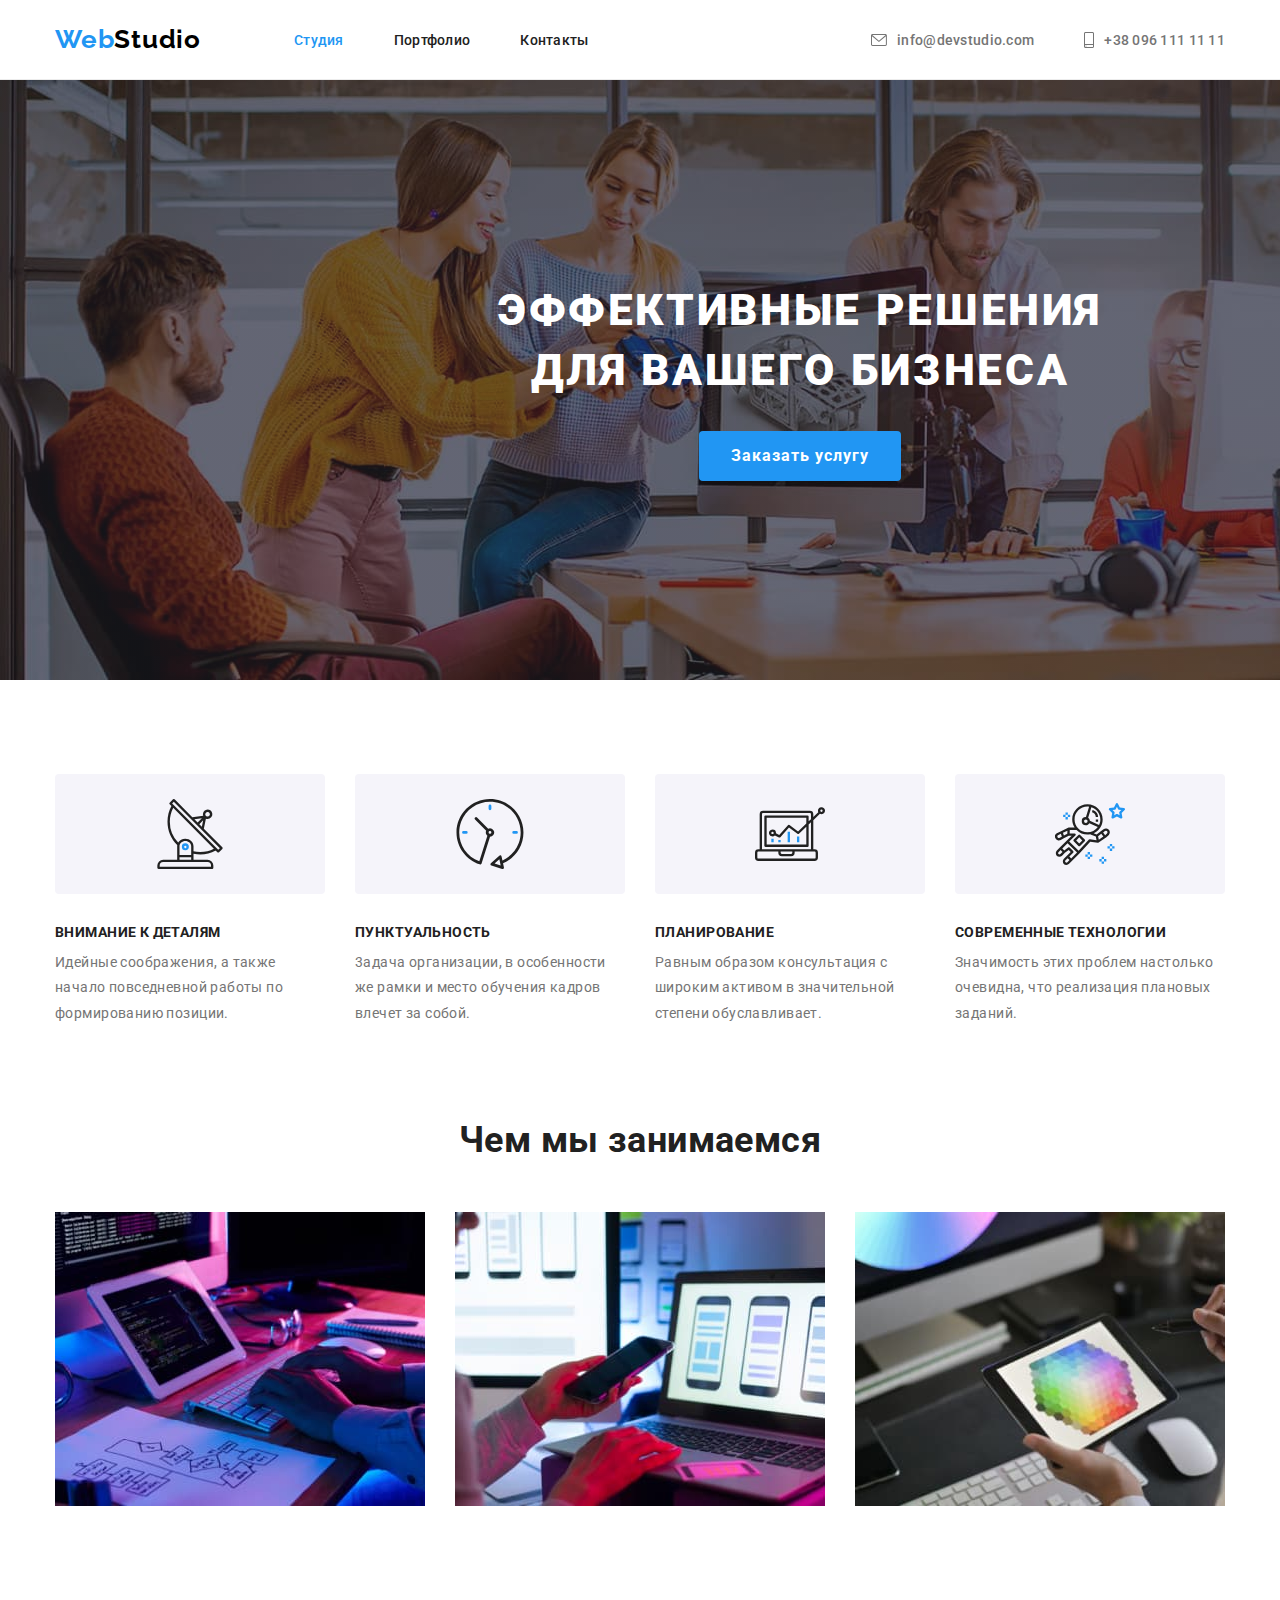
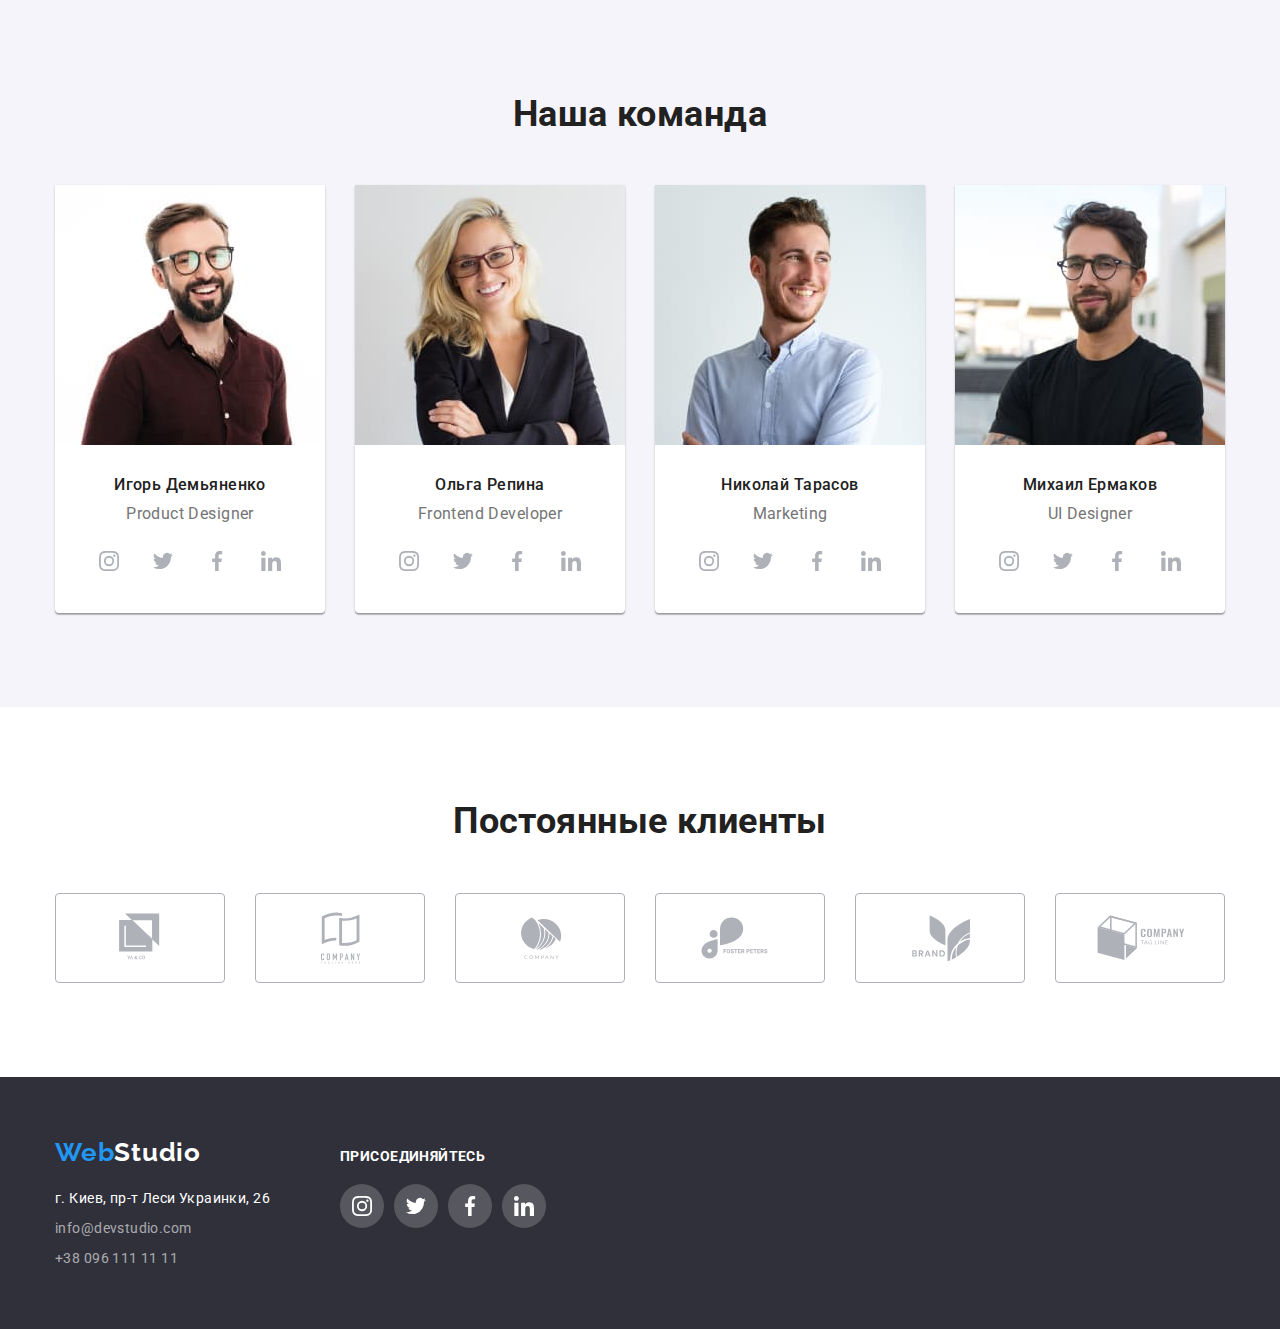
<file: index.html>
<!DOCTYPE html>
<html lang="ru">
<head>
  <meta charset="UTF-8">
  <meta http-equiv="X-UA-Compatible" content="IE=edge">
  <meta name="viewport" content="width=device-width, initial-scale=1.0">
  <title>portfolio</title>
  <link href="https://fonts.googleapis.com/css2?family=Raleway:wght@700&family=Roboto:wght@400;500;700;900&display=swap"
    rel="stylesheet">
  <link rel="stylesheet" href="https://cdnjs.cloudflare.com/ajax/libs/modern-normalize/1.0.0/modern-normalize.css">
  <link rel="stylesheet" href="./css/styles.css">
</head>
<body>

<!--header-->
  <header>
    <div class="container">
      <!--navigation-->
      <nav class="navigation">
        <a class="logo" href="index.html" lang="en">Web<span class="logo-studio-black">Studio</span></a>
        <ul class="navigation-list">
          <li>
            <a class="link current" href="./index.html">Студия</a>
          </li>
          <li>
            <a class="link" href="./portfolio.html">Портфолио</a>
          </li>
          <li>
            <a class="link" href="#contacts">Контакты</a>
          </li>
        </ul>
      </nav>
      <!--header contacts-->
      <ul class="header-contacts-list ">
        <li>
          <a class="contact" href="mailto:info@devstudio.com">
            <svg class="header-icon" width="16" height="12">
              <use href="./images/icons/contacts-icon.svg#icon-mail"></use>
            </svg>
            info@devstudio.com
          </a>
        </li>
        <li>
          <a class="contact" href="tel:+380961111111">
            <svg class="header-icon" width="10" height="16">
              <use href="./images/icons/contacts-icon.svg#icon-phone"></use>
            </svg>
            +38 096 111 11 11
          </a>
        </li>
      </ul>
    </div>
  </header>

  <main>

<!--hero-->
    <section class="hero">
      <!--<div class="background-img">-->
        <div class="hero-container container">
          <h1 class="hero-title">Эффективные решения для вашего бизнеса</h1>
          <button class="button-order" type="button">Заказать услугу</button>
        <!--</div>-->
        </div>
    </section>

<!--features-->
    <section class="features section">
      <div class="features-container container">
        <h2 class="hidden-title">Наши приимущества</h2>
        <ul class="features-list">
            <li>
                <div class="features-list-icon">
                  <svg class="icon" width="70" height="70">
                    <use href="./images/studio/fitures/fitures.svg#antenna"></use>
                  </svg>
                </div>
                <h3 class="features-title">Внимание к деталям</h3>
                <p class="features-text">Идейные соображения, а также начало повседневной работы по формированию позиции.</p>
            </li>
            <li>
                <div class="features-list-icon">
                  <svg class="icon" width="70" height="70">
                    <use href="./images/studio/fitures/fitures.svg#clock"></use>
                  </svg>
                </div>
                <h3 class="features-title">Пунктуальность</h3>
                <p class="features-text">3адача организации, в особенности же рамки и место обучения кадров влечет за собой.</p>
            </li>
            <li>
                <div class="features-list-icon">
                  <svg class="icon" width="70" height="70">
                    <use href="./images/studio/fitures/fitures.svg#diagram"></use>
                  </svg>
                </div>
                <h3 class="features-title">Планирование</h3>
                <p class="features-text">Равным образом консультация с широким активом в значительной степени обуславливает.</p>
            </li>
            <li>
                <div class="features-list-icon">
                  <svg class="icon" width="70" height="70">
                    <use href="./images/studio/fitures/fitures.svg#astronaut"></use>
                  </svg>
                </div>
                <h3 class="features-title">Современные технологии</h3>
                <p class="features-text">Значимость этих проблем настолько очевидна, что реализация плановых заданий.</p>
            </li>
        </ul>
      </div>
    </section>

<!--specialization-->
    <section class="specialization">
      <div class="specialization-container container">
        <h2 class="title">Чем мы занимаемся</h2>
        <ul class="specialization-list">
          <li><img src="./images/studio/specialization/design.jpg" alt="Разрабатываем веб-сайты" Width=370 Height=294></li>
          <li><img src="./images/studio/specialization/аdapting.jpg" alt="Адаптируем веб-сайты для разных устройств" Width=370 Height=294></li>
          <li><img src="./images/studio/specialization/web-design.jpg" alt="Делаем дизайн веб-сайта" Width=370 Height=294></li>
        </ul>
      </div>
    </section>

<!--team-->
    <section class="team section">
      <div class="team-container container">
        <h2 class="title">Наша команда</h2>
        <ul class="team-list">
          <li>
            <img src="./images/studio/team/ihor_demianenko.jpg" alt="" Width=270 Height=260>
            <div class="content">
              <h3 class="team-title">Игорь Демьяненко</h3>
              <p class="team-text" lang="en">Product Designer</p>
              <ul class="team-list-item-socialmedia">
                <li>
                  <a class="team-list-item-socialmedia-link" href="">
                    <svg class="icon-socialmedia" width="20" height="20">
                      <use href="./images/icons/socialmedia.svg#instagram"></use>
                    </svg>
                  </a>
                </li>
                <li>
                  <a class="team-list-item-socialmedia-link" href="">
                    <svg class="icon-socialmedia" width="20" height="20">
                      <use href="./images/icons/socialmedia.svg#twitter"></use>
                    </svg>
                  </a>
                </li>
                <li>
                  <a class="team-list-item-socialmedia-link" href="">
                    <svg class="icon-socialmedia" width="20" height="20">
                      <use href="./images/icons/socialmedia.svg#facebook"></use>
                    </svg>
                  </a>
                </li>
                <li>
                  <a class="team-list-item-socialmedia-link" href="">
                    <svg class="icon-socialmedia" width="20" height="20">
                      <use href="./images/icons/socialmedia.svg#linkedin"></use>
                    </svg>
                  </a>
                </li>
              </ul>
            </div>
          </li>
          <li>
            <img src="./images/studio/team/olga_repina.jpg" alt="" Width=270 Height=260>
            <div class="content">
              <h3 class="team-title">Ольга Репина</h3>
              <p class="team-text" lang="en">Frontend Developer</p>
              <ul class="team-list-item-socialmedia">
                <li>
                  <a class="team-list-item-socialmedia-link" href="">
                    <svg class="icon-socialmedia" width="20" height="20">
                      <use href="./images/icons/socialmedia.svg#instagram"></use>
                    </svg>
                  </a>
                </li>
                <li>
                  <a class="team-list-item-socialmedia-link" href="">
                    <svg class="icon-socialmedia" width="20" height="20">
                      <use href="./images/icons/socialmedia.svg#twitter"></use>
                    </svg>
                  </a>
                </li>
                <li>
                  <a class="team-list-item-socialmedia-link" href="">
                    <svg class="icon-socialmedia" width="20" height="20">
                      <use href="./images/icons/socialmedia.svg#facebook"></use>
                    </svg>
                  </a>
                </li>
                <li>
                  <a class="team-list-item-socialmedia-link" href="">
                    <svg class="icon-socialmedia" width="20" height="20">
                      <use href="./images/icons/socialmedia.svg#linkedin"></use>
                    </svg>
                  </a>
                </li>
              </ul>
            </div>
          </li>
          <li>
            <img src="./images/studio/team/nikolay_tarasov.jpg" alt="" Width=270 Height=260>
            <div class="content">
              <h3 class="team-title">Николай Тарасов</h3>
              <p class="team-text" lang="en">Marketing</p>
              <ul class="team-list-item-socialmedia">
                <li>
                  <a class="team-list-item-socialmedia-link" href="">
                    <svg class="icon-socialmedia" width="20" height="20">
                      <use href="./images/icons/socialmedia.svg#instagram"></use>
                    </svg>
                  </a>
                </li>
                <li>
                  <a class="team-list-item-socialmedia-link" href="">
                    <svg class="icon-socialmedia" width="20" height="20">
                      <use href="./images/icons/socialmedia.svg#twitter"></use>
                    </svg>
                  </a>
                </li>
                <li>
                  <a class="team-list-item-socialmedia-link" href="">
                    <svg class="icon-socialmedia" width="20" height="20">
                      <use href="./images/icons/socialmedia.svg#facebook"></use>
                    </svg>
                  </a>
                </li>
                <li>
                  <a class="team-list-item-socialmedia-link" href="">
                    <svg class="icon-socialmedia" width="20" height="20">
                      <use href="./images/icons/socialmedia.svg#linkedin"></use>
                    </svg>
                  </a>
                </li>
              </ul>
            </div>
          </li>
          <li>
            <img src="./images/studio/team/mikhail_ermakov.jpg" alt="" Width=270 Height=260>
            <div class="content">
              <h3 class="team-title">Михаил Ермаков</h3>
              <p class="team-text" lang="en">UI Designer</p>
              <ul class="team-list-item-socialmedia">
                <li>
                  <a class="team-list-item-socialmedia-link" href="">
                    <svg class="icon-socialmedia" width="20" height="20">
                      <use href="./images/icons/socialmedia.svg#instagram"></use>
                    </svg>
                  </a>
                </li>
                <li>
                  <a class="team-list-item-socialmedia-link" href="">
                    <svg class="icon-socialmedia" width="20" height="20">
                      <use href="./images/icons/socialmedia.svg#twitter"></use>
                    </svg>
                  </a>
                </li>
                <li>
                  <a class="team-list-item-socialmedia-link" href="">
                    <svg class="icon-socialmedia" width="20" height="20">
                      <use href="./images/icons/socialmedia.svg#facebook"></use>
                    </svg>
                  </a>
                </li>
                <li>
                  <a class="team-list-item-socialmedia-link" href="">
                    <svg class="icon-socialmedia" width="20" height="20">
                      <use href="./images/icons/socialmedia.svg#linkedin"></use>
                    </svg>
                  </a>
                </li>
              </ul>
            </div>
          </li>
        </ul>
      </div>
    </section>
  </main>

<!--clients-->
    <section class="clients section">
      <div class="clients-container container">
        <h2 class="title">Постоянные клиенты</h2>
        <ul class="clients-list">
            <li>
              <a class="clients-list-item-link" href="">
                  <svg class="icon-client" Width="44.27" Height="49.23px">
                    <use href="./images/studio/clients/clients.svg#client-1"></use>
                  </svg>
              </a>
            </li>
            <li>
              <a class="clients-list-item-link" href="">
                  <svg class="icon-client" width="40" height="52">
                    <use href="./images/studio/clients/clients.svg#client-2"></use>
                  </svg>
              </a>
            </li>
            <li>
              <a class="clients-list-item-link" href="">
                  <svg class="icon-client" width="79.66" height="42.02">
                    <use href="./images/studio/clients/clients.svg#client-3"></use>
                  </svg>
              </a>
            </li>
            <li>
              <a class="clients-list-item-link" href="">
                  <svg class="icon-client" width="59" height="47">
                    <use href="./images/studio/clients/clients.svg#client-4"></use>
                  </svg>
              </a>
            </li>
            <li>
              <a class="clients-list-item-link" href="">
                  <svg class="icon-client" width="88.48" height="45.44">
                    <use href="./images/studio/clients/clients.svg#client-5"></use>
                  </svg>
              </a>
            </li>
            <li>
              <a class="clients-list-item-link" href="">
                  <svg class="icon-client" width="41" height="42.6">
                    <use href="./images/studio/clients/clients.svg#client-6"></use>
                  </svg>
              </a>
            </li>
        </ul>
      </div>
    </section>

  
<!--footer-->
  <footer class="footer">
    <div class="container">
      <div class="contacts-info">
      <a class="logo" href="index.html" lang="en">Web<span class="logo-studio-white">Studio</span></a>
      <ul class="contacts-list"  id="contacts">
        <li>
          <address>г. Киев, пр-т Леси Украинки, 26</address>
          <!--<a class="map-link" href="https://www.google.com/maps/place/GoIT/@50.4265057,30.5382267,20.22z" target="_blank" rel="noopener noreferer"> </a>-->
        </li>
        <li>
          <a class="contact" href="mailto:info@devstudio.com">info@devstudio.com</a>
        </li>
        <li>
          <a class="contact" href="tel:+380961111111">+38 096 111 11 11</a>
        </li>
      </ul>
      </div>
      <div class="contacts-socialmedia">
        <p>Присоединяйтесь</p>
        <ul class="contacts-socialmedia-list">
          <li>
            <a class="socialmedia-link" href="">
              <svg class="icon-socialmedia" width="20" height="20">
                <use href="./images/icons/socialmedia.svg#instagram"></use>
              </svg>
            </a>
          </li>
          <li>
            <a class="socialmedia-link" href="">
              <svg class="icon-socialmedia" width="20" height="20">
                <use href="./images/icons/socialmedia.svg#twitter"></use>
              </svg>
            </a>
          </li>
          <li>
            <a class="socialmedia-link" href="">
              <svg class="icon-socialmedia" width="20" height="20">
                <use href="./images/icons/socialmedia.svg#facebook"></use>
              </svg>
            </a>
          </li>
          <li>
            <a class="socialmedia-link" href="">
              <svg class="icon-socialmedia" width="20" height="20">
                <use href="./images/icons/socialmedia.svg#linkedin"></use>
              </svg>
            </a>
          </li>
        </ul>
      </div>
    </div>
  </footer>
</body>
</html>
</file>
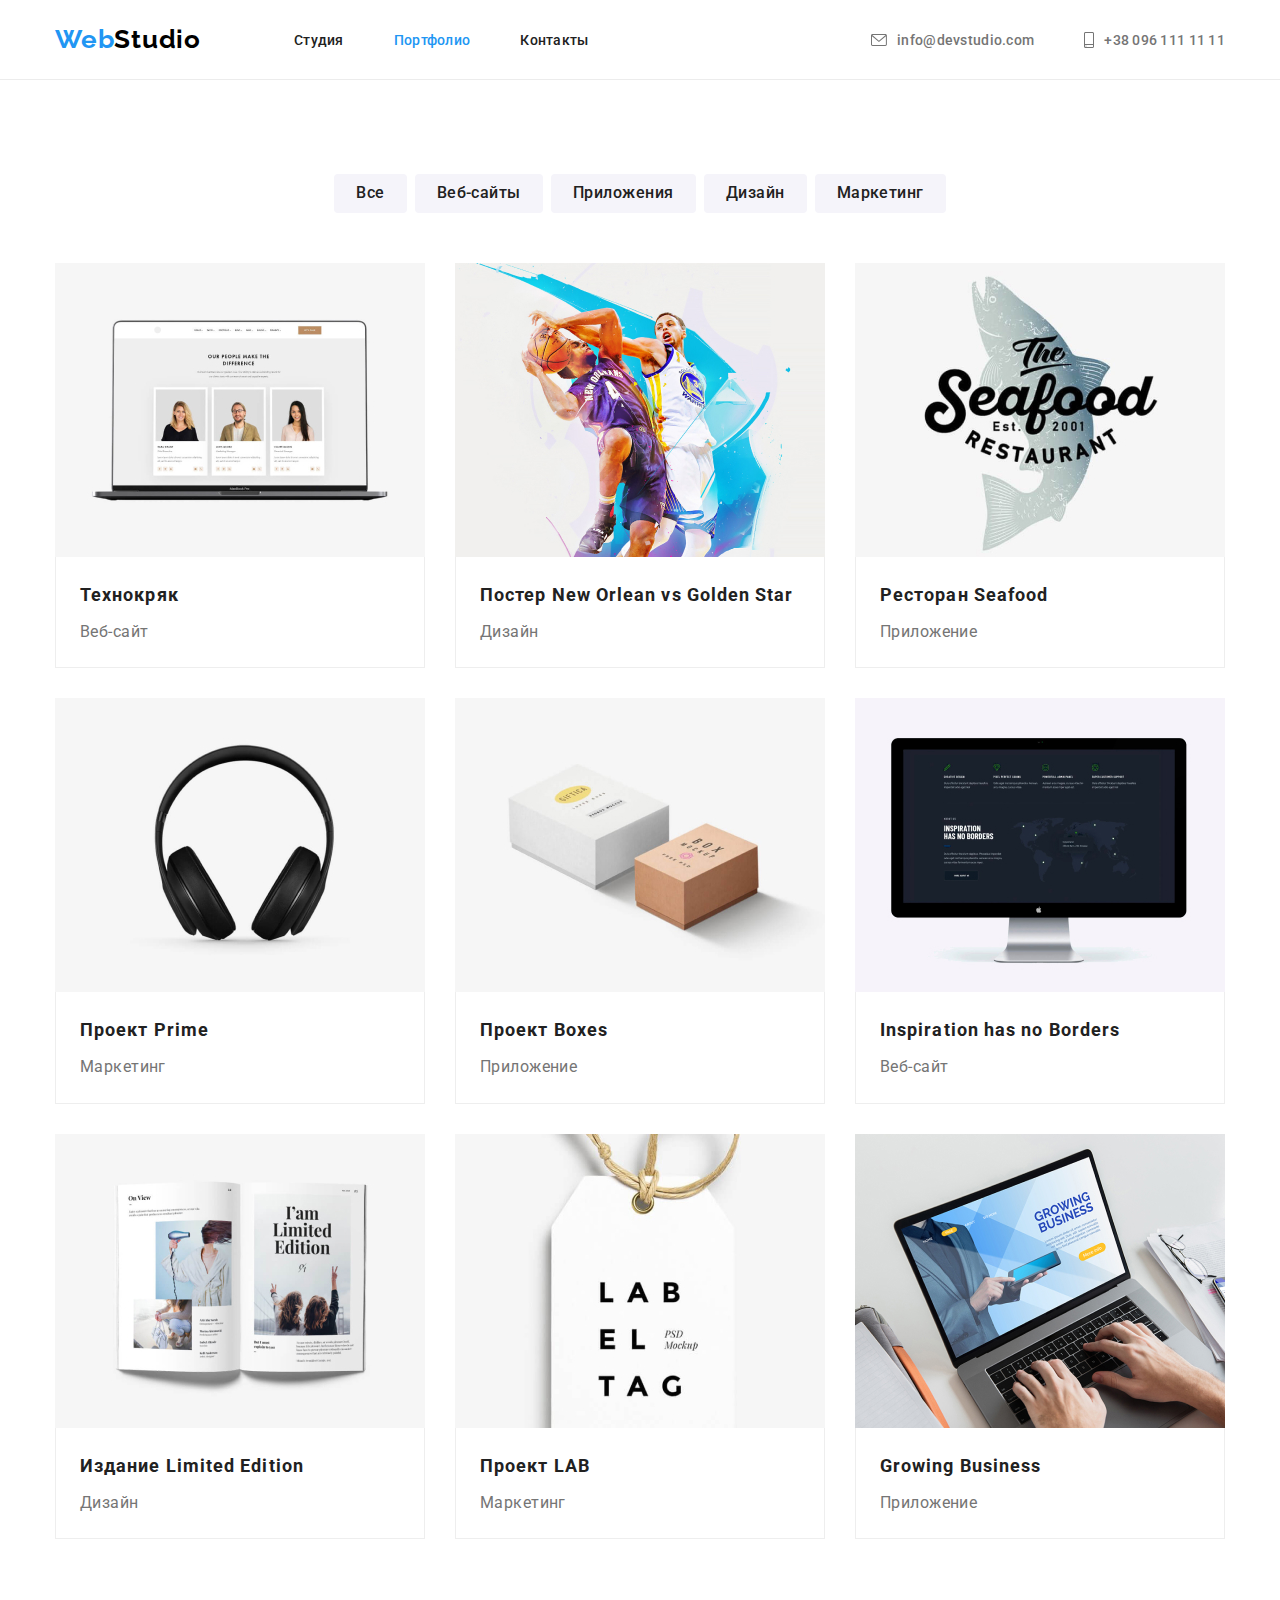
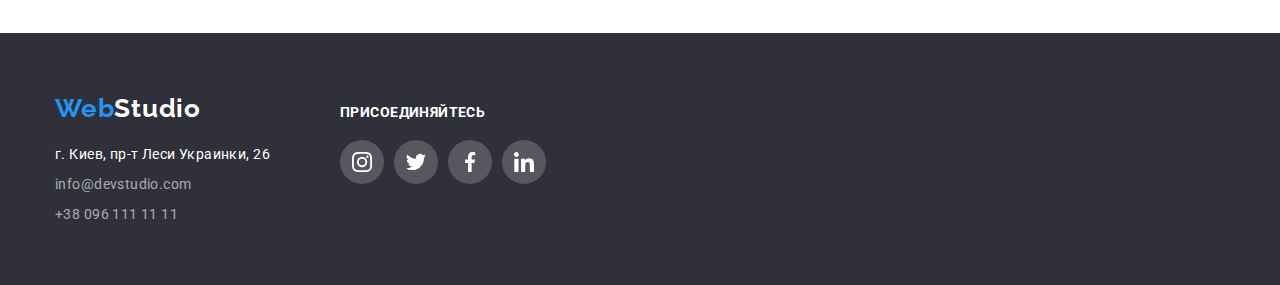
<file: portfolio.html>
<!DOCTYPE html>
<html lang="ru">
<head>
  <meta charset="UTF-8">
  <meta http-equiv="X-UA-Compatible" content="IE=edge">
  <meta name="viewport" content="width=device-width, initial-scale=1.0">
  <title>portfolio</title>
  <link href="https://fonts.googleapis.com/css2?family=Raleway:wght@700&family=Roboto:wght@400;500;700;900&display=swap"
      rel="stylesheet">
  <link rel="stylesheet" href="https://cdnjs.cloudflare.com/ajax/libs/modern-normalize/1.0.0/modern-normalize.css">
  <link rel="stylesheet" href="./css/styles.css">
</head>
<body>
<!--header-->
  <header>
    <div class="container">
      <!--navigation-->
      <nav class="navigation">
        <a class="logo" href="index.html" lang="en">Web<span class="logo-studio-black">Studio</span></a>
        <ul class="navigation-list">
          <li>
            <a class="link" href="./index.html">Студия</a>
          </li>
          <li>
            <a class="link current" href="./portfolio.html">Портфолио</a>
          </li>
          <li>
            <a class="link" href="#contacts">Контакты</a>
          </li>
        </ul>
      </nav>
      <!--header contacts-->
      <ul class="header-contacts-list ">
        <li>
          <a class="contact" href="mailto:info@devstudio.com">
            <svg class="header-icon" width="16" height="12">
              <use href="./images/icons/contacts-icon.svg#icon-mail"></use>
            </svg>
            info@devstudio.com
          </a>
        </li>
        <li>
          <a class="contact" href="tel:+380961111111">
            <svg class="header-icon" width="10" height="16">
              <use href="./images/icons/contacts-icon.svg#icon-phone"></use>
            </svg>
            +38 096 111 11 11
          </a>
        </li>
      </ul>
    </div>
  </header>

  <main>
<section class="examples section">
  <div class="examples-container container">
    <h1 class="hidden-title">Наши работы</h1>
    <ul class="filter-buttons">
      <li><button >Все</button></li>
      <li><button >Веб-сайты</button></li>
      <li><button >Приложения</button></li>
      <li><button >Дизайн</button></li>
      <li><button >Маркетинг</button></li>
    </ul>

    <ul class="example-gallery">
      <li>
        <a class="link" href="#">
          <img src="./images/portfolio/tech-crack.jpg" width=370 height=294 alt="Веб-сайт Технокряк">
          <div class="example-content">
            <h3>Технокряк</h3>
            <p class="example-text">Веб-сайт</p>
          </div>
        </a>
      </li>
      <li>
        <a class="link" href="#">
          <img src="./images/portfolio/poster.jpg" width=370 height=294 alt="Пример дизайна для постера">
          <div class="example-content">
            <h3>Постер <span lang="en">New Orlean vs Golden Star</span></h3>
            <p class="example-text">Дизайн</p>
          </div>
        </a>
      </li>
      <li>
        <a class="link" href="#">
          <img src="./images/portfolio/seafood.jpg" width=370 height=294 alt="Логотип ресторана">
          <div class="example-content">
            <h3>Ресторан <span lang="en">Seafood</span></h3>
            <p class="example-text">Приложение</p>
          </div>
        </a>
      </li>
      <li>
        <a class="link" href="#">
          <img src="./images/portfolio/prime.jpg" width=370 height=294 alt="Проект Prime">
          <div class="example-content">
            <h3>Проект <span lang="en">Prime</span></h3>
            <p class="example-text">Маркетинг</p>
          </div>
        </a>
      </li>
      <li>
        <a class="link" href="#">
          <img src="./images/portfolio/boxes.jpg" width=370 height=294 alt="Проект Boxes">
          <div class="example-content">
              <h3>Проект <span lang="en">Boxes</span></h3>
              <p class="example-text">Приложение</p>
          </div>
        </a>
      </li>
      <li>
        <a class="link" href="#">
          <img src="./images/portfolio/inspiration-no-borders.jpg" width=370 height=294 alt="Inspiration has no Borders">
          <div class="example-content">
            <h3><span lang="en">Inspiration has no Borders</span></h3>
            <p class="example-text">Веб-сайт</p>
          </div>
        </a>
      </li>
      <li>
        <a class="link" href="#">
          <img src="./images/portfolio/limited-edition.jpg" width=370 height=294 alt="Издание Limited Edition">
          <div class="example-content">
            <h3>Издание <span lang="en">Limited Edition</span></h3>
            <p class="example-text">Дизайн</p>
          </div>
        </a>
      </li>
      <li>
        <a class="link" href="#">
          <img src="./images/portfolio/lab.jpg" width=370 height=294 alt="Проект LAB">
          <div class="example-content">
            <h3>Проект <span lang="en">LAB</span></h3>
            <p class="example-text">Маркетинг</p>
          </div>
        </a>
      </li>
      <li>
        <a class="link" href="#">
          <img src="./images/portfolio/growing-business.jpg" width=370 height=294 alt="Приложение Growing Business">
          <div class="example-content">
            <h3><span lang="en">Growing Business</span></h3>
            <p class="example-text">Приложение</p>
          </div>
        </a>
      </li>
    </ul>
  </div>
</section>
  </main>

<!--footer-->
<footer class="footer">
  <div class="container">
    <div class="contacts-info">
      <a class="logo" href="index.html" lang="en">Web<span class="logo-studio-white">Studio</span></a>
      <ul class="contacts-list" id="contacts">
        <li>
          <address>г. Киев, пр-т Леси Украинки, 26</address>
          <!--<a class="map-link" href="https://www.google.com/maps/place/GoIT/@50.4265057,30.5382267,20.22z" target="_blank" rel="noopener noreferer"> </a>-->
        </li>
        <li>
          <a class="contact" href="mailto:info@devstudio.com">info@devstudio.com</a>
        </li>
        <li>
          <a class="contact" href="tel:+380961111111">+38 096 111 11 11</a>
        </li>
      </ul>
    </div>
    <div class="contacts-socialmedia">
      <p>Присоединяйтесь</p>
      <ul class="contacts-socialmedia-list">
        <li>
          <a class="socialmedia-link" href="">
            <svg class="icon-socialmedia" width="20" height="20">
              <use href="./images/icons/socialmedia.svg#instagram"></use>
            </svg>
          </a>
        </li>
        <li>
          <a class="socialmedia-link" href="">
            <svg class="icon-socialmedia" width="20" height="20">
              <use href="./images/icons/socialmedia.svg#twitter"></use>
            </svg>
          </a>
        </li>
        <li>
          <a class="socialmedia-link" href="">
            <svg class="icon-socialmedia" width="20" height="20">
              <use href="./images/icons/socialmedia.svg#facebook"></use>
            </svg>
          </a>
        </li>
        <li>
          <a class="socialmedia-link" href="">
            <svg class="icon-socialmedia" width="20" height="20">
              <use href="./images/icons/socialmedia.svg#linkedin"></use>
            </svg>
          </a>
        </li>
      </ul>
    </div>
  </div>
</footer>
</body>
</html>
</file>
<file: css/styles.css>
/** {
  outline: 1pt solid rgba(128, 128, 0, 0.2);
}*/

:root {
  --logo-font: "Raleway", sans-serif;
  --main-font: "Roboto", sans-serif;
  --brand-color: #2196f3;
  --main-color: #212121; /* txt, hdr, btn */
  --main-gray-color: #757575; /* p */
  --background-dark-color: #2f303a; /*hero, footer*/
  --background-gray-color: #f5f4fa; /* team bg, button bg */
  --white-color: #ffffff; /* main bg, active txt, logo ftr */
  --black-color: #000000; /* logo hdr*/
  --card-border-color: #eeeeee;
  --icon-color: #afb1b8;
  --footer-contacts-color: rgba(255, 255, 255, 0.6);
  --footer-icons-socialmedia-color: rgba(255, 255, 255, 0.1);
  --header-border-color: #ececec;
  --hero-gradient: linear-gradient(
    to bottom,
    rgba(47, 48, 58, 0.4),
    rgba(47, 48, 58, 0.4)
  );
  --btn-shadow: 0px 3px 1px rgba(0, 0, 0, 0.1), 0px 1px 2px rgba(0, 0, 0, 0.08),
    0px 2px 2px rgba(0, 0, 0, 0.12);
  --box-shadow: 0px 1px 3px rgba(0, 0, 0, 0.12), 0px 1px 1px rgba(0, 0, 0, 0.14),
    0px 2px 1px rgba(0, 0, 0, 0.2);
  --hero-btn-shadow: 0px 4px 4px rgba(0, 0, 0, 0.15);
  --portfolio-example-shadow: 0px 1px 1px rgba(0, 0, 0, 0.12),
    0px 4px 4px rgba(0, 0, 0, 0.06), 1px 4px 6px rgba(0, 0, 0, 0.16);
  --big-padding: 94px;
  --list-gap: 30px;
}

/*
body for everybody ======================================================
*/

body {
  font-family: var(--main-font);
  font-style: normal;
  font-size: 14px;
  line-height: 1.5;
  letter-spacing: 0.03em;
  background-color: var(--white-color);
  color: var(--main-color);
}

h1,
h2,
h3,
h4,
h5,
h6,
p,
ul {
  display: flex;
  padding: 0;
  margin: 0;
}

img {
  display: block;
  width: 100%;
}

li {
  list-style: none;
}

/*container*/

.container {
  display: flex;
  flex-wrap: wrap;
  width: 1200px;
  padding-left: 15px;
  padding-right: 15px;
  margin: 0px auto;
}

/*logo*/

.logo {
  font-family: var(--logo-font);
  font-weight: 700;
  font-size: 26px;
  line-height: 1.2;
  letter-spacing: 0.03em;
  font-style: normal;
  text-decoration: none;
  color: var(--brand-color);
}

.logo-studio-white {
  color: var(--white-color);
}
.logo-studio-black {
  color: var(--black-color);
}

.section {
  padding-top: var(--big-padding);
  padding-bottom: var(--big-padding);
}

/*h2 title*/

.title {
  justify-content: center;
  margin-left: auto;
  margin-right: auto;
  margin-bottom: 50px;
  font-weight: 700;
  font-size: 36px;
  line-height: 1.16;
}

/*hidden title*/

.hidden-title {
  position: absolute;
  width: 1px;
  height: 1px;
  margin: -1px;
  border: 0;
  padding: 0;
  white-space: nowrap;
  clip-path: inset(100%);
  clip: rect(0 0 0 0);
  overflow: hidden;
}

/*
header ==================================================================
*/

header {
  border-bottom: 1px solid var(--header-border-color);
}

header .container {
  align-items: center;
  justify-content: space-between;
}

.navigation,
.header-contacts-list {
  display: flex;
  align-items: center;
}

.navigation-list,
.header-contacts-list {
  font-weight: 500;
  font-size: 14px;
  line-height: 1.15;
  letter-spacing: 0.02em;
  font-style: normal;
}

.navigation-list > li:not(:last-child),
.header-contacts-list > li:not(:last-child) {
  margin-right: 50px;
}

.navigation-list {
  margin-left: 93px;
}

.navigation-list > li,
.header-contacts-list > li {
  margin-top: -32px;
  margin-bottom: -32px;
}

.navigation-list .link {
  display: block;
  padding-top: 32px;
  padding-bottom: 32px;
  text-decoration: none;
  color: var(--main-color);
}

.header-contacts-list .contact {
  display: flex;
  align-items: center;
  padding-top: 32px;
  padding-bottom: 32px;
  text-decoration: none;
  color: var(--main-gray-color);
}

header .logo {
  padding-top: 24px;
  padding-bottom: 24px;
}

.navigation .current,
.navigation-list .link:focus,
.navigation-list .link:hover,
.header-contacts-list .contact:hover,
.header-contacts-list .contact:focus {
  color: var(--brand-color);
}

.header-icon {
  margin: 0 10px 0 0;
  fill: currentColor;
}

/*
index main ==============================================================
*/

/*hero*/

.hero {
  width: 1600px;
  height: 600px;
  padding: 200px 0;
  text-align: center;
  margin-left: auto;
  margin-right: auto;
  background-color: var(--background-dark-color);
  background-image: var(--hero-gradient), url(../images/studio/hero/hero.jpg);
  background-repeat: no-repeat;
  background-position: center;
  background-size: cover;
}

.hero .container {
  flex-direction: column;
}

.hero-title {
  width: 696px;
  justify-content: center;
  margin: auto;
  margin-bottom: 30px;
  font-weight: 900;
  font-size: 44px;
  line-height: 1.37;
  letter-spacing: 0.06em;
  text-transform: uppercase;
  color: var(--white-color);
}

.button-order {
  padding: 10px 32px;
  margin: auto;
  font-style: normal;
  font-weight: 700;
  font-size: 16px;
  line-height: 1.88;
  letter-spacing: 0.06em;
  border-style: hidden;
  border-radius: 4px;
  color: var(--white-color);
  background-color: var(--brand-color);
  box-shadow: var(--hero-btn-shadow);
  cursor: pointer;
}

/*features*/

.features-list {
  margin-left: calc(-1 * var(--list-gap));
}

.features-list > li {
  width: 270px;
  margin-left: var(--list-gap);
  flex-basis: calc(100% / 4);
}

.features-list-icon {
  display: flex;
  height: 120px;
  align-items: center;
  justify-content: center;
  background-color: var(--background-gray-color);
  border-radius: 4px;
  margin-bottom: 30px;
}

.features-title {
  margin-bottom: 10px;
  font-weight: 700;
  font-size: 14px;
  line-height: 1.15;
  letter-spacing: 0.03em;
  text-transform: uppercase;
}

.features-text {
  width: 270px;
  font-style: normal;
  font-weight: 400;
  font-size: 14px;
  line-height: 1.8;
  letter-spacing: 0.03em;
  color: var(--main-gray-color);
}

/*specialization*/

.specialization {
  padding-bottom: var(--big-padding);
}

.specialization-list {
  margin-left: calc(-1 * var(--list-gap));
}
.specialization-list > li {
  margin-left: var(--list-gap);
  flex-basis: calc(100% / 3);
}

/*team*/

.team {
  background-color: var(--background-gray-color);
}

.team-list {
  margin-left: calc(-1 * var(--list-gap));
}

.team-list > li {
  width: auto;
  margin-left: var(--list-gap);
  flex-basis: calc(100% / 4);
  border-radius: 0px 0px 4px 4px;
  box-shadow: var(--box-shadow);
  background: var(--white-color);
}

.team-list .content {
  padding-top: 30px;
  padding-bottom: 30px;
}

.team-title {
  justify-content: center;
  font-weight: 500;
  font-size: 16px;
  line-height: 1.19;
  margin-bottom: 10px;
}
.team-text {
  font-weight: 400;
  font-size: 16px;
  line-height: 1.19;
  justify-content: center;
  color: var(--main-gray-color);
  margin-bottom: 16px;
}

.team-list-item-socialmedia {
  justify-content: center;
}
.team-list-item-socialmedia > li:not(:last-child) {
  margin-right: 10px;
}

.team-list-item-socialmedia-link {
  display: flex;
}

.team-list-item-socialmedia-link,
.content .icon-socialmedia {
  display: block;
  width: 44px;
  height: 44px;
  border-radius: 50%;
  background-color: var(--white-color);
  fill: var(--icon-color);
  justify-content: center;
  align-items: center;
}

.team-list-item-socialmedia-link:focus .icon-socialmedia,
.team-list-item-socialmedia-link:hover .icon-socialmedia {
  background-color: var(--brand-color);
  fill: var(--white-color);
}

/*clients*/
.clients-list {
  margin-left: calc(-1 * var(--list-gap));
}

.clients-list > li {
  margin-left: var(--list-gap);
  flex-basis: calc(100% / 6);
}

.clients-list-item-link {
  display: flex;
  width: 170px;
  height: 90px;
  border: 1px solid var(--icon-color);
  border-radius: 4px;
}

.icon-client {
  color: var(--icon-color);
  width: 100%;
  height: 100%;
  fill: currentColor;
}

.clients-list-item-link:hover,
.clients-list-item-link:focus,
.clients-list-item-link:hover .icon-client,
.clients-list-item-link:focus .icon-client {
  border-color: var(--brand-color);
  fill: var(--brand-color);
  outline-color: var(--brand-color);
}

/*
portfolio main ==========================================================
*/

/*buttons*/
.examples-container .filter-buttons {
  margin-bottom: 50px;
  margin-left: auto;
  margin-right: auto;
}

.filter-buttons > li:not(:last-child) {
  margin-right: 8px;
}

.filter-buttons button {
  font-family: var(--main-font);
  font-weight: 500;
  font-size: 16px;
  line-height: 1.67;
  letter-spacing: 0.03em;
  font-style: normal;
  border-style: hidden;
  border-radius: 4px;
  padding: 6px 22px;
  color: var(--main-color);
  background-color: var(--background-gray-color);
  cursor: pointer;
}

.filter-buttons button:hover,
.filter-buttons button:focus,
.filter-buttons button:active {
  color: var(--white-color);
  background-color: var(--brand-color);
  box-shadow: var(--btn-shadow);
}

/*example-gallery*/
.example-gallery {
  flex-wrap: wrap;
  margin-top: calc(-1 * var(--list-gap));
  margin-left: calc(-1 * var(--list-gap));
}

.example-gallery > li {
  flex-basis: calc(100% / 3);
  margin-left: var(--list-gap);
  margin-top: var(--list-gap);
  max-width: 370px;
  background: var(--white-color);
}

.example-gallery .link {
  display: inline-block;
  padding: 0px;
  margin: 0px;
  text-decoration: none;
  color: var(--main-color);
  max-width: 370px;
}

.example-gallery .link:hover,
.example-gallery .link:focus {
  box-shadow: var(--portfolio-example-shadow);
}

/*content*/
.example-content {
  padding: 20px 24px;
  border: 1px solid var(--card-border-color);
  border-top: 0;
}

.example-gallery h3 {
  display: block;
  margin-bottom: 4px;
  font-weight: 700;
  font-size: 18px;
  line-height: 2;
  letter-spacing: 0.06em;
}

.example-gallery p {
  font-weight: 400;
  font-size: 16px;
  line-height: 1.9;
  display: block;
  color: var(--main-gray-color);
}

/*
footer ==================================================================
*/

.footer {
  font-weight: 400;
  font-size: 14px;
  line-height: 1.5;
  color: var(--white-color);
  background-color: var(--background-dark-color);
  padding-top: 60px;
  padding-bottom: 60px;
}

.footer .container {
  align-items: baseline;
}

/*contacts-info*/
.footer .contacts-info {
  margin-right: 70px;
}

.contacts-list {
  display: block;
  margin-top: 20px;
}

.contacts-list > li:not(:last-child) {
  margin-bottom: 9px;
}

.contacts-list .contact,
.contacts-list address {
  font-style: normal;
  text-decoration: none;
}
.contacts-list .contact {
  color: var(--footer-contacts-color);
}
.contacts-list .contact:hover,
.contacts-list .contact:focus {
  color: var(--brand-color);
}

/*contacts-socialmedia*/
.contacts-socialmedia > p {
  margin-bottom: 20px;
  font-weight: 700;
  font-size: 14px;
  line-height: 1.15;
  letter-spacing: 0.03em;
  text-transform: uppercase;
  color: var(--white-color);
}

.socialmedia-link,
.socialmedia-link .icon-socialmedia {
  display: block;
  width: 44px;
  height: 44px;
  border-radius: 50%;
  fill: var(--white-color);
  justify-content: center;
  align-items: center;
  background-color: var(--footer-icons-socialmedia-color);
}

.contacts-socialmedia-list > li:not(:last-child) {
  margin-right: 10px;
}

.socialmedia-link:hover .icon-socialmedia,
.socialmedia-link:focus .icon-socialmedia {
  background-color: var(--brand-color);
  fill: var(--white-color);
}
</file>
